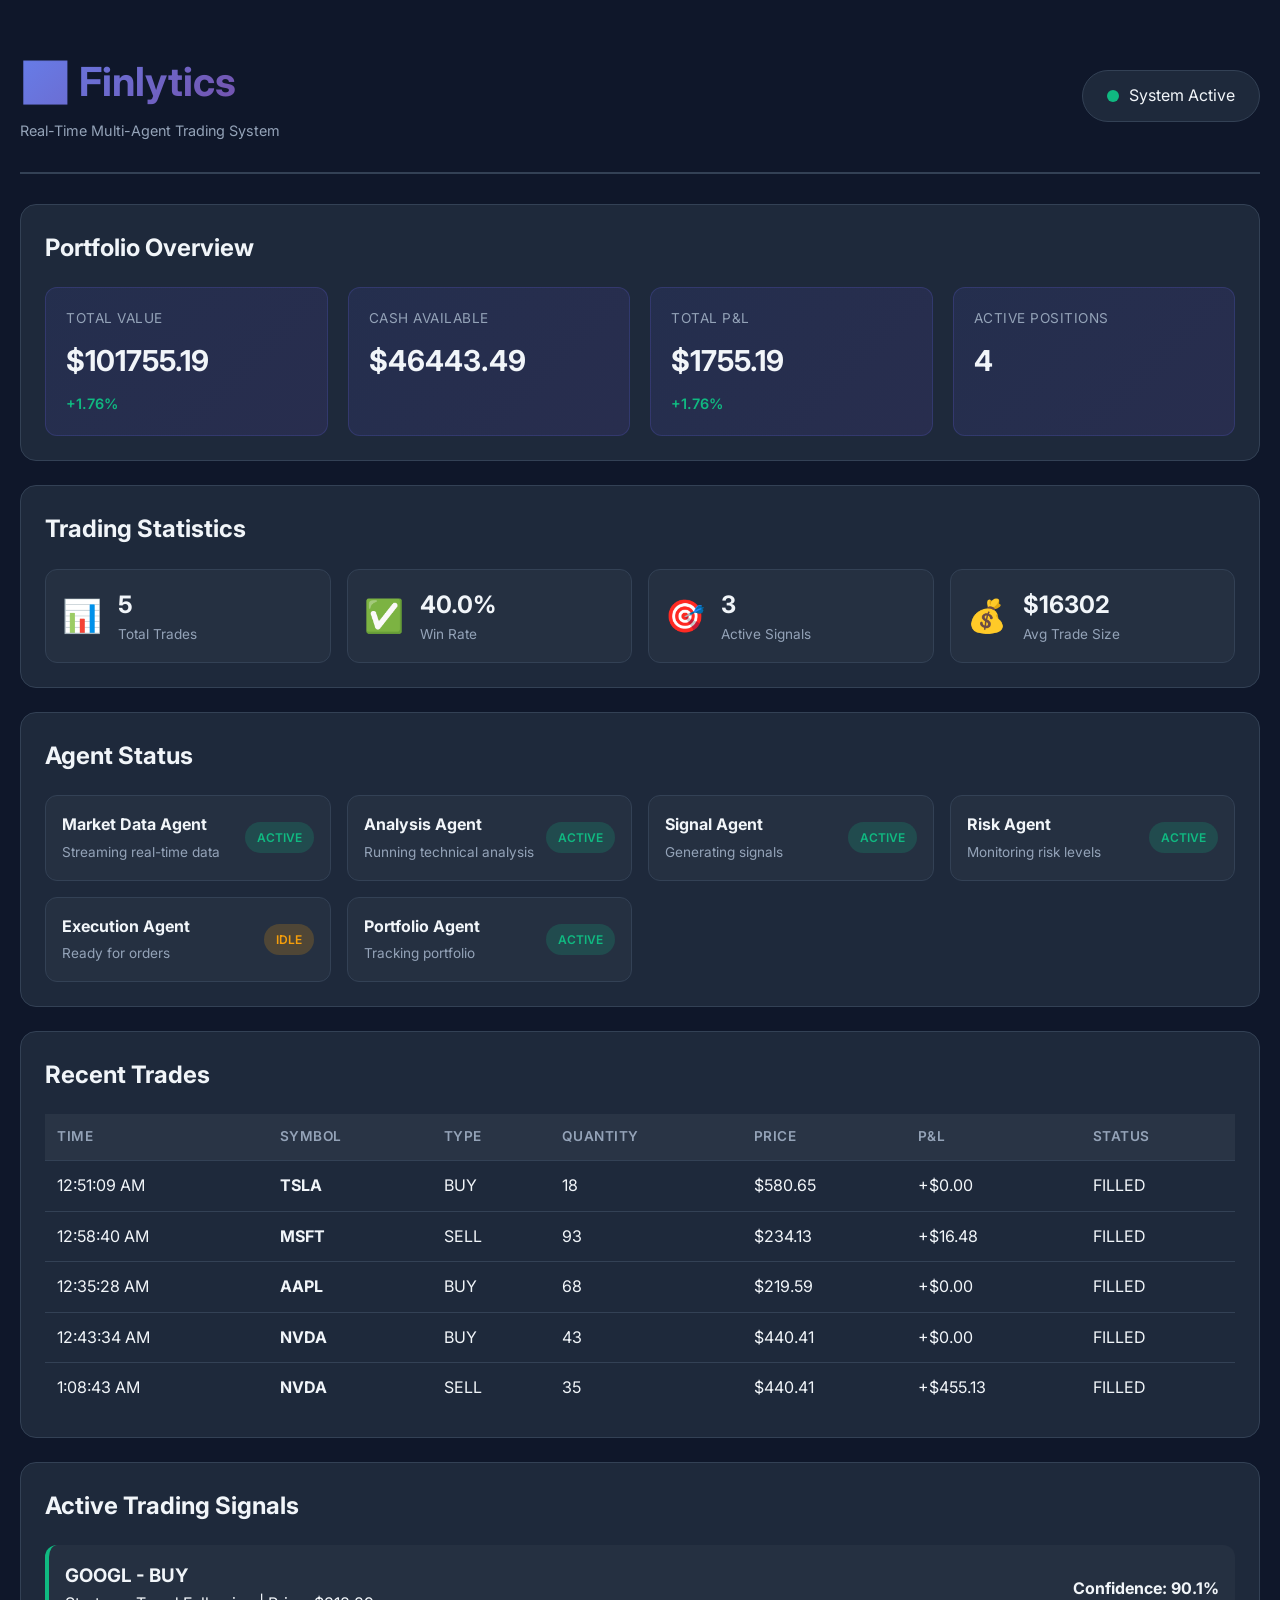
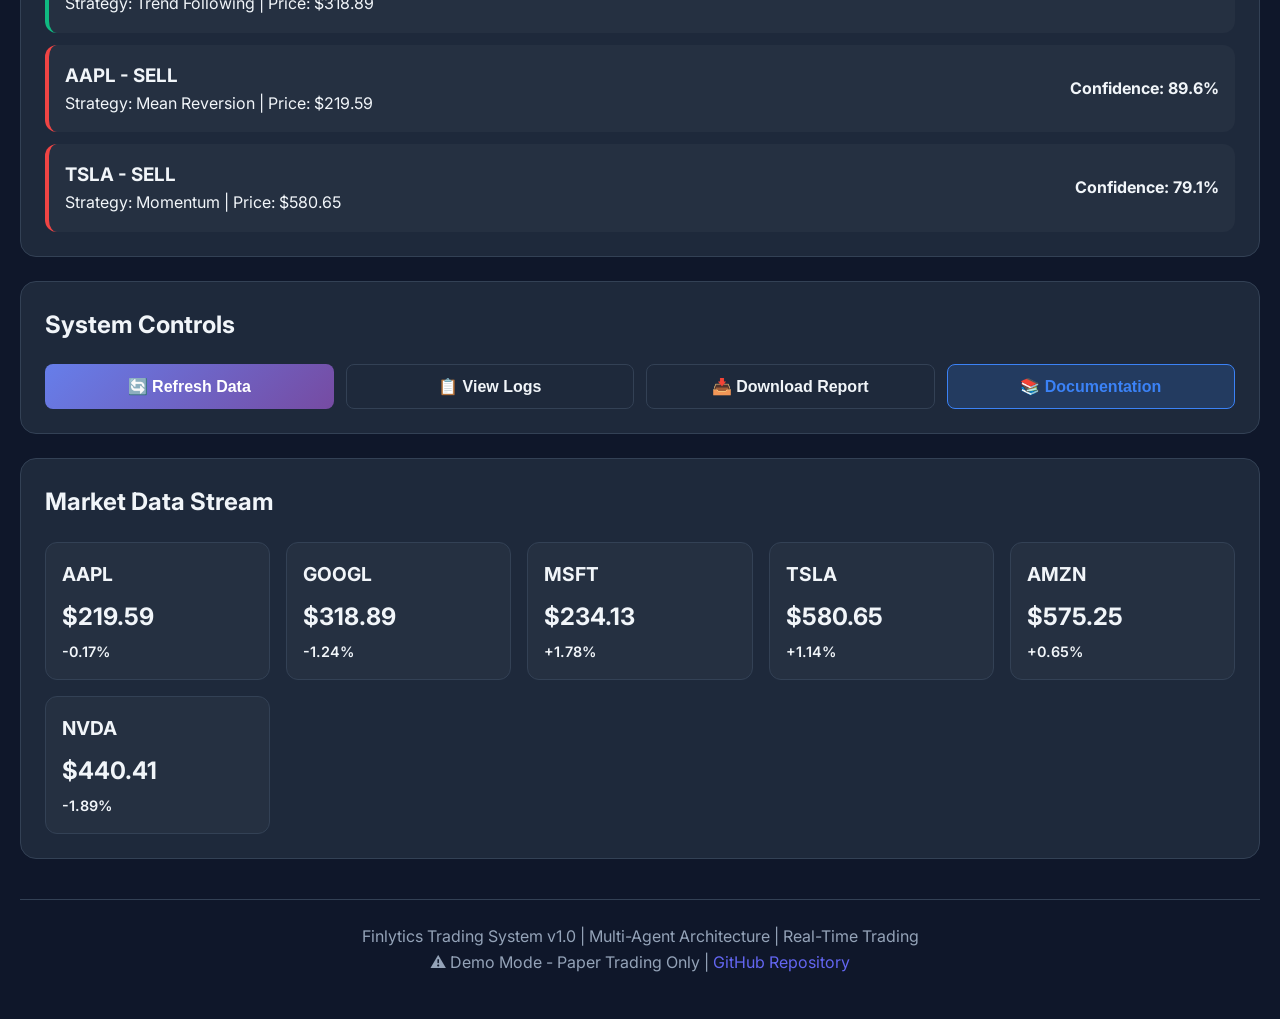
<file: docs/index.html>
<!DOCTYPE html>
<html lang="en">
<head>
    <meta charset="UTF-8">
    <meta name="viewport" content="width=device-width, initial-scale=1.0">
    <title>Finlytics - Real-Time Trading Agent System</title>
    <link rel="stylesheet" href="assets/css/style.css">
    <link href="https://fonts.googleapis.com/css2?family=Inter:wght@300;400;500;600;700&display=swap" rel="stylesheet">
</head>
<body>
    <div class="container">
        <!-- Header -->
        <header class="header">
            <div class="logo">
                <h1>📈 Finlytics</h1>
                <p>Real-Time Multi-Agent Trading System</p>
            </div>
            <div class="status-indicator">
                <span class="status-dot" id="systemStatus"></span>
                <span id="statusText">Initializing...</span>
            </div>
        </header>

        <!-- Main Dashboard -->
        <main class="dashboard">
            <!-- Portfolio Overview -->
            <section class="card portfolio-overview">
                <h2>Portfolio Overview</h2>
                <div class="portfolio-grid">
                    <div class="stat-box">
                        <span class="stat-label">Total Value</span>
                        <span class="stat-value" id="totalValue">$100,000.00</span>
                        <span class="stat-change positive" id="totalChange">+0.00%</span>
                    </div>
                    <div class="stat-box">
                        <span class="stat-label">Cash Available</span>
                        <span class="stat-value" id="cashAvailable">$100,000.00</span>
                    </div>
                    <div class="stat-box">
                        <span class="stat-label">Total P&L</span>
                        <span class="stat-value" id="totalPnL">$0.00</span>
                        <span class="stat-change" id="pnlChange">0.00%</span>
                    </div>
                    <div class="stat-box">
                        <span class="stat-label">Active Positions</span>
                        <span class="stat-value" id="activePositions">0</span>
                    </div>
                </div>
            </section>

            <!-- Trading Statistics -->
            <section class="card trading-stats">
                <h2>Trading Statistics</h2>
                <div class="stats-grid">
                    <div class="stat-item">
                        <span class="stat-icon">📊</span>
                        <div>
                            <p class="stat-number" id="totalTrades">0</p>
                            <p class="stat-desc">Total Trades</p>
                        </div>
                    </div>
                    <div class="stat-item">
                        <span class="stat-icon">✅</span>
                        <div>
                            <p class="stat-number" id="winRate">0%</p>
                            <p class="stat-desc">Win Rate</p>
                        </div>
                    </div>
                    <div class="stat-item">
                        <span class="stat-icon">🎯</span>
                        <div>
                            <p class="stat-number" id="activeSignals">0</p>
                            <p class="stat-desc">Active Signals</p>
                        </div>
                    </div>
                    <div class="stat-item">
                        <span class="stat-icon">💰</span>
                        <div>
                            <p class="stat-number" id="avgTradeSize">$0</p>
                            <p class="stat-desc">Avg Trade Size</p>
                        </div>
                    </div>
                </div>
            </section>

            <!-- Agent Status -->
            <section class="card agent-status">
                <h2>Agent Status</h2>
                <div class="agents-grid" id="agentsGrid">
                    <!-- Agents will be populated by JavaScript -->
                </div>
            </section>

            <!-- Recent Trades -->
            <section class="card recent-trades">
                <h2>Recent Trades</h2>
                <div class="table-container">
                    <table id="tradesTable">
                        <thead>
                            <tr>
                                <th>Time</th>
                                <th>Symbol</th>
                                <th>Type</th>
                                <th>Quantity</th>
                                <th>Price</th>
                                <th>P&L</th>
                                <th>Status</th>
                            </tr>
                        </thead>
                        <tbody id="tradesBody">
                            <tr>
                                <td colspan="7" class="no-data">No trades yet. System is in demo mode.</td>
                            </tr>
                        </tbody>
                    </table>
                </div>
            </section>

            <!-- Active Signals -->
            <section class="card active-signals">
                <h2>Active Trading Signals</h2>
                <div class="signals-container" id="signalsContainer">
                    <p class="no-data">No active signals. Monitoring markets...</p>
                </div>
            </section>

            <!-- System Controls -->
            <section class="card system-controls">
                <h2>System Controls</h2>
                <div class="controls-grid">
                    <button class="btn btn-primary" onclick="refreshData()">
                        🔄 Refresh Data
                    </button>
                    <button class="btn btn-secondary" onclick="viewLogs()">
                        📋 View Logs
                    </button>
                    <button class="btn btn-secondary" onclick="downloadReport()">
                        📥 Download Report
                    </button>
                    <button class="btn btn-info" onclick="showDocumentation()">
                        📚 Documentation
                    </button>
                </div>
            </section>

            <!-- Market Data -->
            <section class="card market-data">
                <h2>Market Data Stream</h2>
                <div class="market-grid" id="marketGrid">
                    <!-- Market data will be populated by JavaScript -->
                </div>
            </section>
        </main>

        <!-- Footer -->
        <footer class="footer">
            <p>Finlytics Trading System v1.0 | Multi-Agent Architecture | Real-Time Trading</p>
            <p>⚠️ Demo Mode - Paper Trading Only | <a href="https://github.com/Hemish1910/Finlytics" target="_blank">GitHub Repository</a></p>
        </footer>
    </div>

    <!-- Modal for Documentation -->
    <div id="docModal" class="modal">
        <div class="modal-content">
            <span class="close" onclick="closeModal()">&times;</span>
            <h2>📚 Finlytics Documentation</h2>
            <div class="doc-content">
                <h3>System Overview</h3>
                <p>Finlytics is a complete real-time multi-agent trading system with 6 specialized agents:</p>
                <ul>
                    <li><strong>Market Data Agent:</strong> Real-time data collection and streaming</li>
                    <li><strong>Analysis Agent:</strong> Technical analysis with 10+ indicators</li>
                    <li><strong>Signal Agent:</strong> Trading signal generation with confidence scoring</li>
                    <li><strong>Risk Agent:</strong> Position sizing and risk management</li>
                    <li><strong>Execution Agent:</strong> Order placement and management</li>
                    <li><strong>Portfolio Agent:</strong> Portfolio tracking and P&L calculation</li>
                </ul>
                
                <h3>Features</h3>
                <ul>
                    <li>Real-time market data streaming</li>
                    <li>Event-driven architecture</li>
                    <li>Multiple trading strategies (Momentum, Mean Reversion, Trend Following)</li>
                    <li>Comprehensive risk management</li>
                    <li>Database persistence (SQLite)</li>
                    <li>Paper trading mode (default)</li>
                </ul>

                <h3>Running the Backend</h3>
                <p>To run the full system with Python backend:</p>
                <pre><code>git clone https://github.com/Hemish1910/Finlytics.git
cd Finlytics
python3 -m venv venv
source venv/bin/activate
pip install -r requirements.txt
python src/main.py</code></pre>

                <h3>Safety Features</h3>
                <ul>
                    <li>Paper trading mode enabled by default</li>
                    <li>Risk limits enforced</li>
                    <li>Position size controls</li>
                    <li>Stop-loss protection</li>
                </ul>
            </div>
        </div>
    </div>

    <script src="assets/js/app.js"></script>
</body>
</html>
</file>
<file: docs/assets/css/style.css>
/* Reset and Base Styles */
* {
    margin: 0;
    padding: 0;
    box-sizing: border-box;
}

:root {
    --primary-color: #6366f1;
    --secondary-color: #8b5cf6;
    --success-color: #10b981;
    --danger-color: #ef4444;
    --warning-color: #f59e0b;
    --info-color: #3b82f6;
    --dark-bg: #0f172a;
    --card-bg: #1e293b;
    --text-primary: #f1f5f9;
    --text-secondary: #94a3b8;
    --border-color: #334155;
    --gradient-1: linear-gradient(135deg, #667eea 0%, #764ba2 100%);
    --gradient-2: linear-gradient(135deg, #f093fb 0%, #f5576c 100%);
    --gradient-3: linear-gradient(135deg, #4facfe 0%, #00f2fe 100%);
}

body {
    font-family: 'Inter', -apple-system, BlinkMacSystemFont, 'Segoe UI', sans-serif;
    background: var(--dark-bg);
    color: var(--text-primary);
    line-height: 1.6;
    min-height: 100vh;
}

.container {
    max-width: 1400px;
    margin: 0 auto;
    padding: 20px;
}

/* Header */
.header {
    display: flex;
    justify-content: space-between;
    align-items: center;
    padding: 30px 0;
    border-bottom: 2px solid var(--border-color);
    margin-bottom: 30px;
}

.logo h1 {
    font-size: 2.5rem;
    background: var(--gradient-1);
    -webkit-background-clip: text;
    -webkit-text-fill-color: transparent;
    background-clip: text;
    margin-bottom: 5px;
}

.logo p {
    color: var(--text-secondary);
    font-size: 0.9rem;
}

.status-indicator {
    display: flex;
    align-items: center;
    gap: 10px;
    padding: 12px 24px;
    background: var(--card-bg);
    border-radius: 50px;
    border: 1px solid var(--border-color);
}

.status-dot {
    width: 12px;
    height: 12px;
    border-radius: 50%;
    background: var(--success-color);
    animation: pulse 2s infinite;
}

@keyframes pulse {
    0%, 100% { opacity: 1; }
    50% { opacity: 0.5; }
}

/* Dashboard Grid */
.dashboard {
    display: grid;
    gap: 24px;
}

/* Card Styles */
.card {
    background: var(--card-bg);
    border-radius: 16px;
    padding: 24px;
    border: 1px solid var(--border-color);
    transition: transform 0.2s, box-shadow 0.2s;
}

.card:hover {
    transform: translateY(-2px);
    box-shadow: 0 8px 24px rgba(99, 102, 241, 0.15);
}

.card h2 {
    font-size: 1.5rem;
    margin-bottom: 20px;
    color: var(--text-primary);
}

/* Portfolio Overview */
.portfolio-grid {
    display: grid;
    grid-template-columns: repeat(auto-fit, minmax(200px, 1fr));
    gap: 20px;
}

.stat-box {
    background: linear-gradient(135deg, rgba(99, 102, 241, 0.1) 0%, rgba(139, 92, 246, 0.1) 100%);
    padding: 20px;
    border-radius: 12px;
    border: 1px solid rgba(99, 102, 241, 0.2);
    display: flex;
    flex-direction: column;
    gap: 8px;
}

.stat-label {
    font-size: 0.85rem;
    color: var(--text-secondary);
    text-transform: uppercase;
    letter-spacing: 0.5px;
}

.stat-value {
    font-size: 1.8rem;
    font-weight: 700;
    color: var(--text-primary);
}

.stat-change {
    font-size: 0.9rem;
    font-weight: 600;
}

.stat-change.positive {
    color: var(--success-color);
}

.stat-change.negative {
    color: var(--danger-color);
}

/* Trading Statistics */
.stats-grid {
    display: grid;
    grid-template-columns: repeat(auto-fit, minmax(180px, 1fr));
    gap: 16px;
}

.stat-item {
    display: flex;
    align-items: center;
    gap: 16px;
    padding: 16px;
    background: rgba(255, 255, 255, 0.03);
    border-radius: 12px;
    border: 1px solid var(--border-color);
}

.stat-icon {
    font-size: 2rem;
}

.stat-number {
    font-size: 1.5rem;
    font-weight: 700;
    color: var(--text-primary);
}

.stat-desc {
    font-size: 0.85rem;
    color: var(--text-secondary);
}

/* Agent Status */
.agents-grid {
    display: grid;
    grid-template-columns: repeat(auto-fit, minmax(250px, 1fr));
    gap: 16px;
}

.agent-card {
    padding: 16px;
    background: rgba(255, 255, 255, 0.03);
    border-radius: 12px;
    border: 1px solid var(--border-color);
    display: flex;
    justify-content: space-between;
    align-items: center;
}

.agent-info h3 {
    font-size: 1rem;
    margin-bottom: 4px;
}

.agent-info p {
    font-size: 0.85rem;
    color: var(--text-secondary);
}

.agent-status-badge {
    padding: 6px 12px;
    border-radius: 20px;
    font-size: 0.75rem;
    font-weight: 600;
    text-transform: uppercase;
}

.agent-status-badge.active {
    background: rgba(16, 185, 129, 0.2);
    color: var(--success-color);
}

.agent-status-badge.idle {
    background: rgba(245, 158, 11, 0.2);
    color: var(--warning-color);
}

/* Table Styles */
.table-container {
    overflow-x: auto;
}

table {
    width: 100%;
    border-collapse: collapse;
}

thead {
    background: rgba(255, 255, 255, 0.05);
}

th {
    padding: 12px;
    text-align: left;
    font-weight: 600;
    color: var(--text-secondary);
    font-size: 0.85rem;
    text-transform: uppercase;
    letter-spacing: 0.5px;
}

td {
    padding: 12px;
    border-top: 1px solid var(--border-color);
}

.no-data {
    text-align: center;
    padding: 40px;
    color: var(--text-secondary);
}

/* Signals */
.signals-container {
    display: grid;
    gap: 12px;
}

.signal-card {
    padding: 16px;
    background: rgba(255, 255, 255, 0.03);
    border-radius: 12px;
    border-left: 4px solid var(--primary-color);
    display: flex;
    justify-content: space-between;
    align-items: center;
}

.signal-card.buy {
    border-left-color: var(--success-color);
}

.signal-card.sell {
    border-left-color: var(--danger-color);
}

/* Buttons */
.controls-grid {
    display: grid;
    grid-template-columns: repeat(auto-fit, minmax(200px, 1fr));
    gap: 12px;
}

.btn {
    padding: 12px 24px;
    border: none;
    border-radius: 8px;
    font-size: 1rem;
    font-weight: 600;
    cursor: pointer;
    transition: all 0.2s;
    display: flex;
    align-items: center;
    justify-content: center;
    gap: 8px;
}

.btn-primary {
    background: var(--gradient-1);
    color: white;
}

.btn-secondary {
    background: var(--card-bg);
    color: var(--text-primary);
    border: 1px solid var(--border-color);
}

.btn-info {
    background: rgba(59, 130, 246, 0.2);
    color: var(--info-color);
    border: 1px solid var(--info-color);
}

.btn:hover {
    transform: translateY(-2px);
    box-shadow: 0 4px 12px rgba(99, 102, 241, 0.3);
}

/* Market Data */
.market-grid {
    display: grid;
    grid-template-columns: repeat(auto-fit, minmax(200px, 1fr));
    gap: 16px;
}

.market-item {
    padding: 16px;
    background: rgba(255, 255, 255, 0.03);
    border-radius: 12px;
    border: 1px solid var(--border-color);
}

.market-symbol {
    font-size: 1.2rem;
    font-weight: 700;
    margin-bottom: 8px;
}

.market-price {
    font-size: 1.5rem;
    font-weight: 700;
    color: var(--text-primary);
}

.market-change {
    font-size: 0.9rem;
    font-weight: 600;
    margin-top: 4px;
}

/* Modal */
.modal {
    display: none;
    position: fixed;
    z-index: 1000;
    left: 0;
    top: 0;
    width: 100%;
    height: 100%;
    background: rgba(0, 0, 0, 0.8);
    backdrop-filter: blur(4px);
}

.modal-content {
    background: var(--card-bg);
    margin: 5% auto;
    padding: 40px;
    border: 1px solid var(--border-color);
    border-radius: 16px;
    width: 90%;
    max-width: 800px;
    max-height: 80vh;
    overflow-y: auto;
}

.close {
    color: var(--text-secondary);
    float: right;
    font-size: 2rem;
    font-weight: bold;
    cursor: pointer;
    transition: color 0.2s;
}

.close:hover {
    color: var(--text-primary);
}

.doc-content {
    margin-top: 20px;
}

.doc-content h3 {
    margin-top: 24px;
    margin-bottom: 12px;
    color: var(--primary-color);
}

.doc-content ul {
    margin-left: 20px;
    margin-bottom: 16px;
}

.doc-content li {
    margin-bottom: 8px;
    color: var(--text-secondary);
}

.doc-content pre {
    background: var(--dark-bg);
    padding: 16px;
    border-radius: 8px;
    overflow-x: auto;
    margin: 16px 0;
}

.doc-content code {
    font-family: 'Courier New', monospace;
    font-size: 0.9rem;
    color: var(--success-color);
}

/* Footer */
.footer {
    margin-top: 40px;
    padding: 24px 0;
    border-top: 1px solid var(--border-color);
    text-align: center;
    color: var(--text-secondary);
}

.footer a {
    color: var(--primary-color);
    text-decoration: none;
}

.footer a:hover {
    text-decoration: underline;
}

/* Responsive Design */
@media (max-width: 768px) {
    .header {
        flex-direction: column;
        gap: 20px;
        text-align: center;
    }

    .logo h1 {
        font-size: 2rem;
    }

    .portfolio-grid,
    .stats-grid,
    .agents-grid,
    .controls-grid,
    .market-grid {
        grid-template-columns: 1fr;
    }

    .modal-content {
        width: 95%;
        padding: 20px;
    }
}

/* Animations */
@keyframes fadeIn {
    from {
        opacity: 0;
        transform: translateY(20px);
    }
    to {
        opacity: 1;
        transform: translateY(0);
    }
}

.card {
    animation: fadeIn 0.5s ease-out;
}

/* Scrollbar Styling */
::-webkit-scrollbar {
    width: 8px;
    height: 8px;
}

::-webkit-scrollbar-track {
    background: var(--dark-bg);
}

::-webkit-scrollbar-thumb {
    background: var(--border-color);
    border-radius: 4px;
}

::-webkit-scrollbar-thumb:hover {
    background: var(--primary-color);
}
</file>
